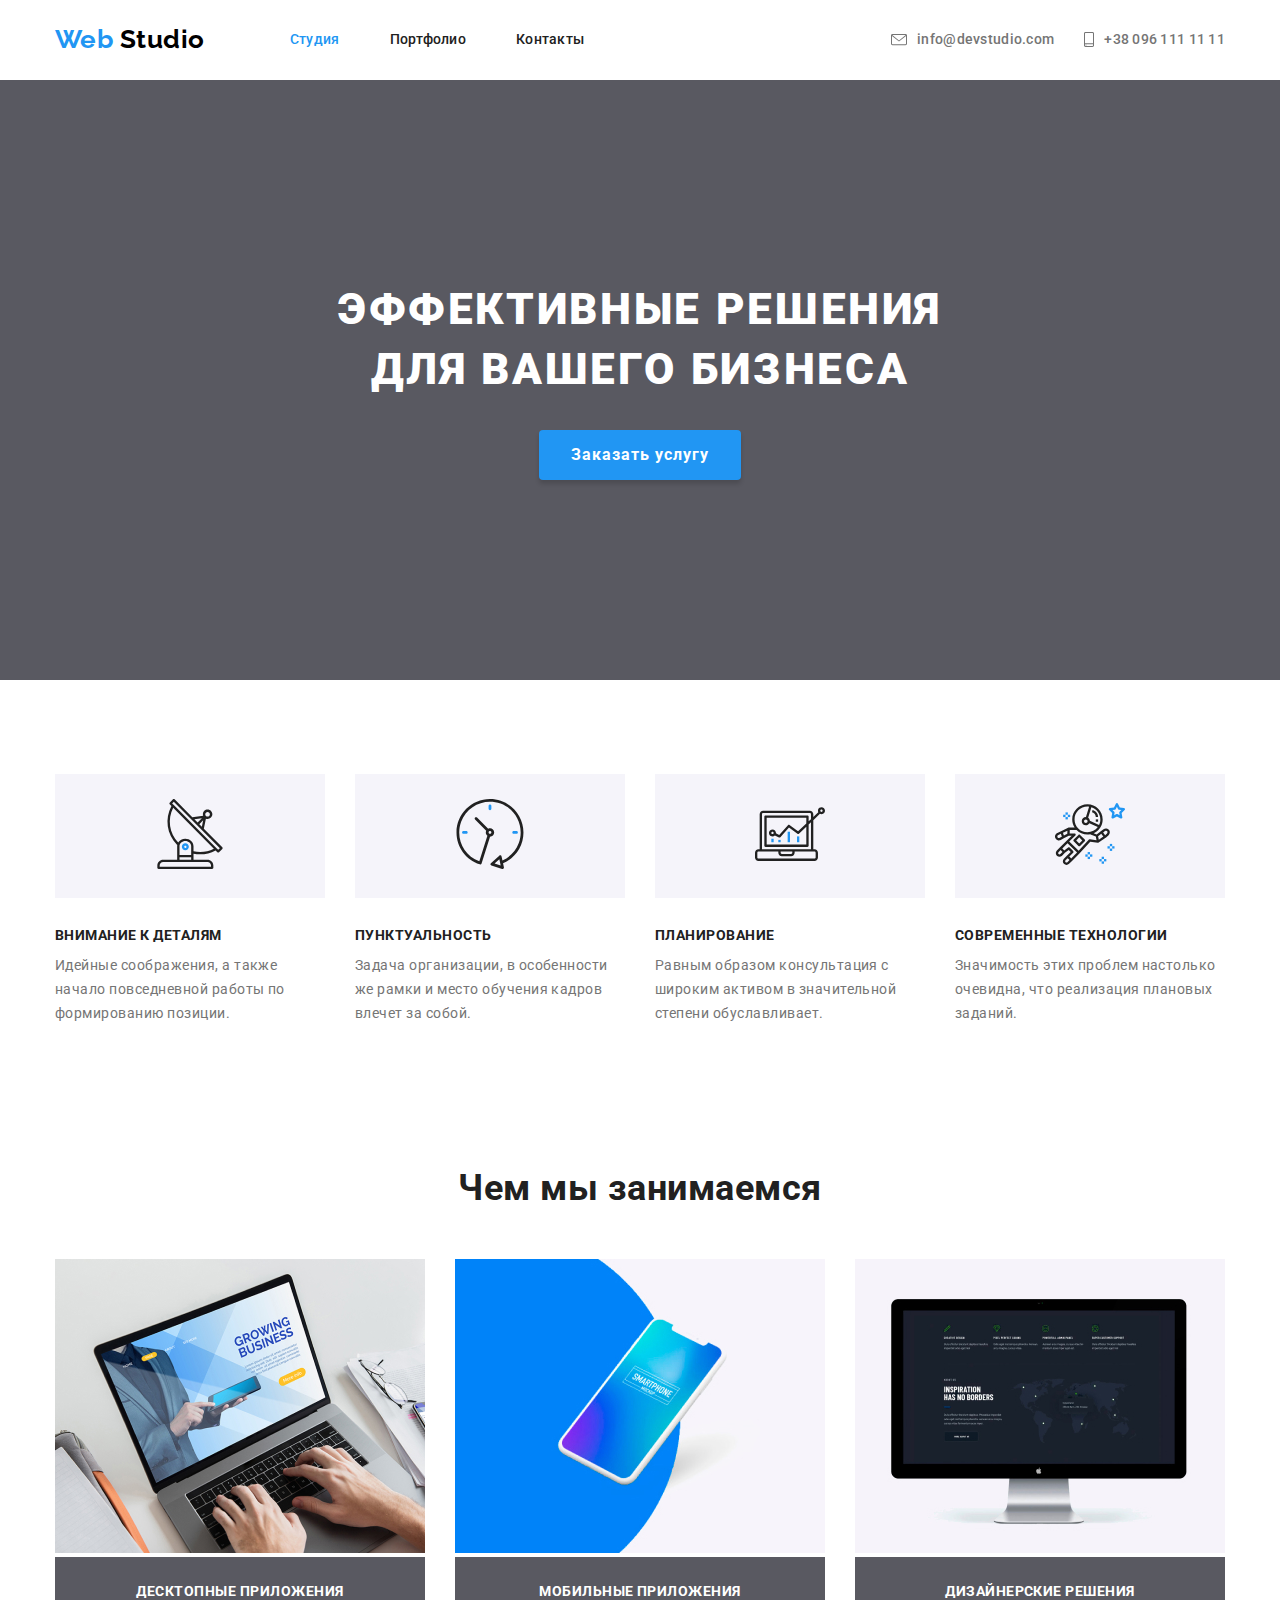
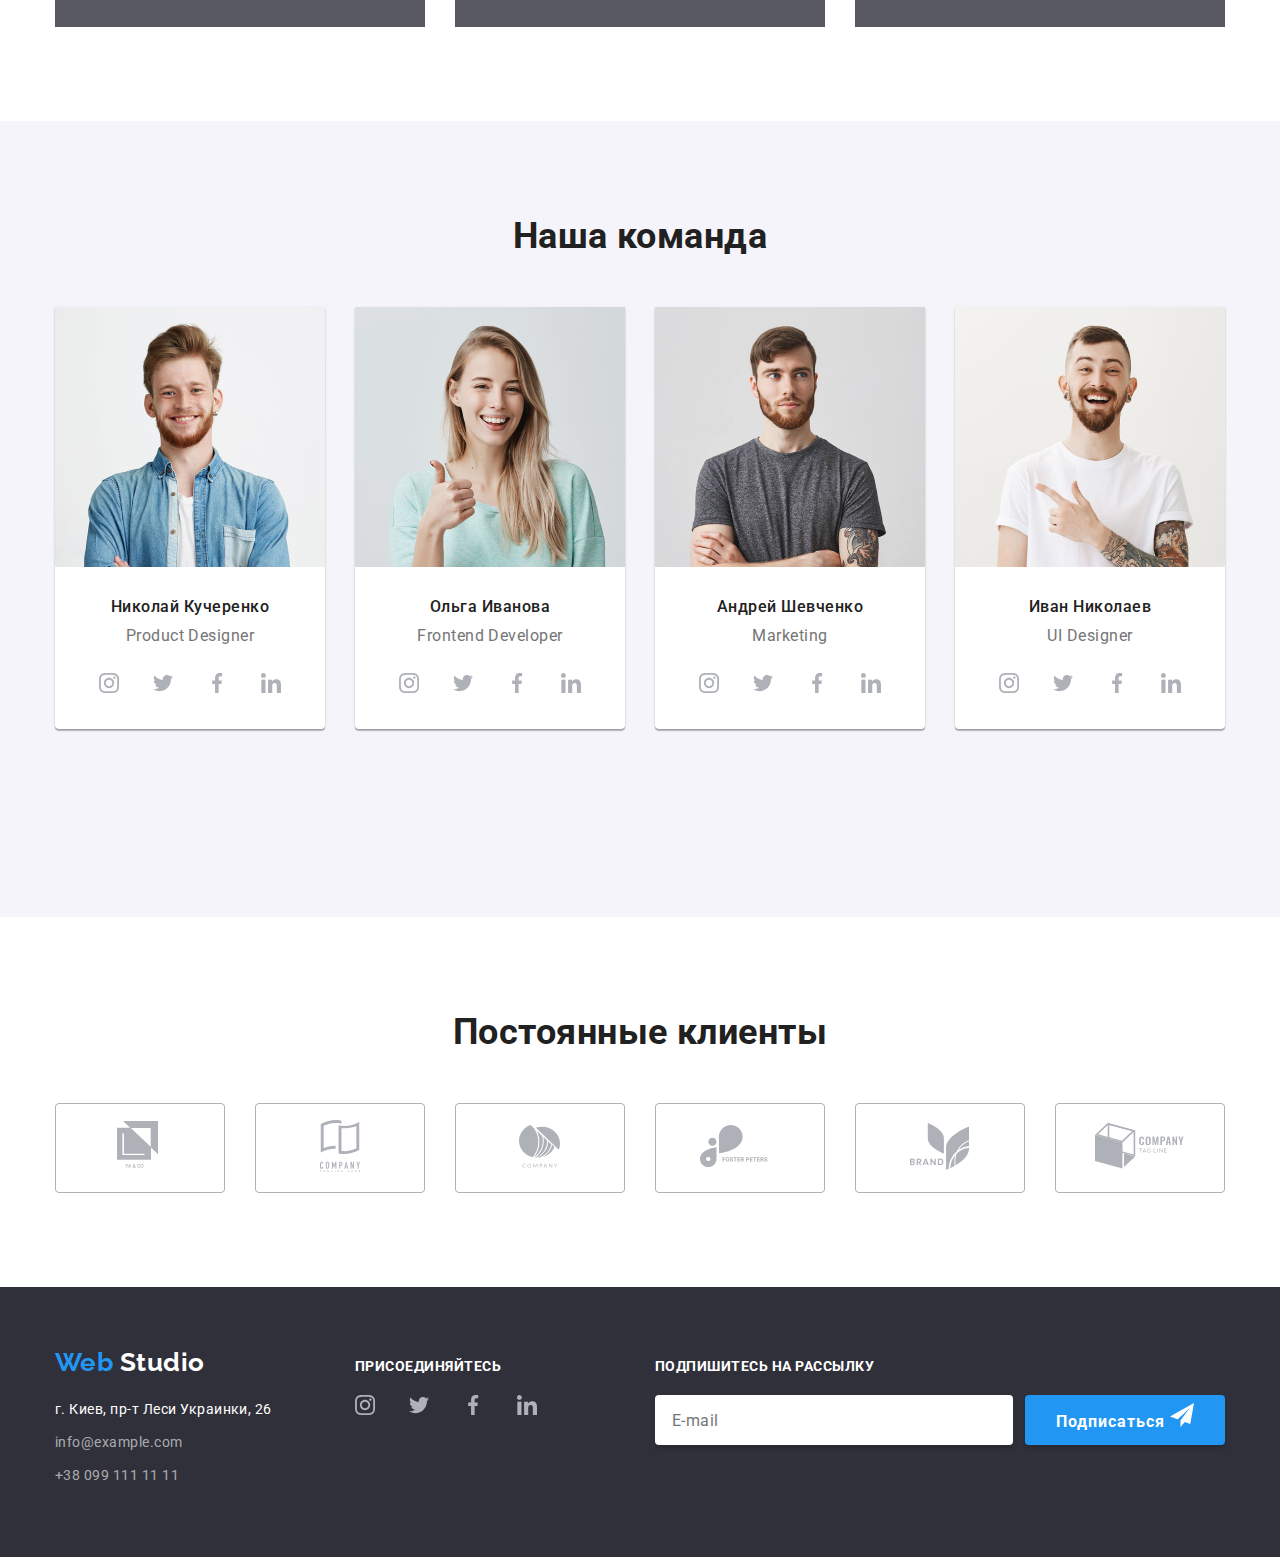
<file: index.html>
<!DOCTYPE html>
<html lang="ru">
  <head>
    <meta charset="UTF-8" />
    <meta name="viewport" content="width=device-width, initial-scale=1.0" />
    <title lang="en">WebStudio</title>
    <link rel="stylesheet" href="./css/normalize.css" />
    <link rel="stylesheet" href="./css/style.css" />
    <link
      href="https://fonts.googleapis.com/css2?family=Raleway:wght@700&family=Roboto:wght@400;500;700&display=swap"
      rel="stylesheet"
    />
  </head>
  <body>
    <!--Шапка страницы-->
    <header class="header">
      <div class="container">
        <!--Меню навигации-->
        <nav class="main-navigation">
          <ul class="main-navigation-list">
            <li class="main-navigation-item">
              <a
                class="logo link"
                href=""
                aria-label="Логотип компании"
                lang="en"
              >
                <span class="logo-accent">Web</span> Studio
              </a>
            </li>
            <li class="main-navigation-item">
              <a
                class="main-navigation-link link current"
                href="./index.html"
                aria-label="Студия"
                >Студия</a
              >
            </li>
            <li class="main-navigation-item">
              <a
                class="main-navigation-link link"
                href="./portfolio.html"
                aria-label="Портфолио"
                >Портфолио</a
              >
            </li>
            <li class="main-navigation-item">
              <a class="main-navigation-link link" href="" aria-label="Контакты"
                >Контакты</a
              >
            </li>
          </ul>
        </nav>

        <!--Контакты-->
        <ul class="contacts-list">
          <li class="contacts-item">
            <a
              class="contacts-link link"
              href="mailto:info@devstudio.com"
              aria-label="Электронная почта"
            >
              <img
                class="contacts-icon"
                src="./images/header/envelope.svg"
                alt="Иконка электронной почты"
                width="16"
                height="12"
              />
              info@devstudio.com
            </a>
          </li>
          <li class="contacts-item">
            <a
              class="contacts-link link"
              href="tel:+380961111111"
              aria-label="Телефон"
            >
              <img
                class="contacts-icon"
                src="./images/header/smartphone.svg"
                alt="Иконка смартфона"
                width="10"
                height="15"
              />
              +38 096 111 11 11
            </a>
          </li>
        </ul>
      </div>
    </header>

    <!--Основной контент-->
    <main class="main">
      <!--HERO section-->
      <section class="hero">
        <h1 class="hero-title">Эффективные решения <br />для вашего бизнеса</h1>
        <button class="button-submit" type="submit">Заказать услугу</button>
        <!-- <div class="layout"></div> -->
      </section>

      <!--Особенности-->
      <section class="features">
        <div class="container">
          <h2 class="section-title features" hidden>Наши особенности</h2>
          <ul class="features-list">
            <!--Особенность-1-->
            <li class="features-item">
              <div class="img">
                <img
                  class="features-img"
                  src="./images/studio/features/antenna.svg"
                  alt="Иконка антена"
                  width="70"
                  height="70"
                />
              </div>
              <h3 class="features-title">Внимание к деталям</h3>
              <p class="features-description">
                Идейные соображения, а также начало повседневной работы по
                формированию позиции.
              </p>
            </li>

            <!--Особенность-2-->
            <li class="features-item">
              <div class="img">
                <img
                  class="features-img"
                  src="./images/studio/features/clock.svg"
                  alt="Иконка часы"
                  width="70"
                  height="70"
                />
              </div>
              <h3 class="features-title">Пунктуальность</h3>
              <p class="features-description">
                Задача организации, в особенности же рамки и место обучения
                кадров влечет за собой.
              </p>
            </li>

            <!--Особенность-3-->
            <li class="features-item">
              <div class="img">
                <img
                  class="features-img"
                  src="./images/studio/features/diagram.svg"
                  alt="Иконка диаграмма"
                  width="70"
                  height="70"
                />
              </div>
              <h3 class="features-title">Планирование</h3>
              <p class="features-description">
                Равным образом консультация с широким активом в значительной
                степени обуславливает.
              </p>
            </li>

            <!--Особенность-4-->
            <li class="features-item">
              <div class="img">
                <img
                  class="features-img"
                  src="./images/studio/features/astronaut.svg"
                  alt="Иконка астронавт"
                  width="70"
                  height="70"
                />
              </div>
              <h3 class="features-title">Современные технологии</h3>
              <p class="features-description">
                Значимость этих проблем настолько очевидна, что реализация
                плановых заданий.
              </p>
            </li>
          </ul>
        </div>
      </section>

      <!--Чем занимаемся-->
      <section class="activities">
        <div class="container">
          <h2 class="section-title activities">Чем мы занимаемся</h2>
          <ul class="activities-list">
            <li class="activities-item">
              <img
                class="activities-img"
                src="./images/studio/activities/desktop.jpg"
                alt="Десктопные приложения"
                width="370"
                height="294"
              />
              <h3 class="activities-title">Десктопные приложения</h3>
            </li>
            <li class="activities-item">
              <img
                class="activities-img"
                src="./images/studio/activities/mobile.jpg"
                alt="Мобильные приложения"
                width="370"
                height="294"
              />
              <h3 class="activities-title">Мобильные приложения</h3>
            </li>
            <li class="activities-item">
              <img
                class="activities-img"
                src="./images/studio/activities/desighn.jpg"
                alt="Дизайнерские решения"
                width="370"
                height="294"
              />
              <h3 class="activities-title">Дизайнерские решения</h3>
            </li>
          </ul>
        </div>
      </section>

      <!--Команда-->
      <section class="team">
        <div class="container">
          <h2 class="section-title team">Наша команда</h2>
          <ul class="team-list">
            <!--Николай Кучеренко-->
            <li class="team-item">
              <img
                class="team-photo"
                src="./images/studio/teams/kucherenko.jpg"
                alt="Фото Николая Кучеренко"
                width="270"
                height="260"
              />
              <h3 class="team-name">Николай Кучеренко</h3>
              <p class="team-position" lang="en">Product Designer</p>
              <!--Социальные сети-->
              <ul class="socials-list">
                <!--Instagram-->
                <li class="socials-item">
                  <a
                    class="socials-link link"
                    href="https://www.instagram.com/"
                    target="_blank"
                    aria-label="иконка Инстаграм"
                  >
                    <img
                      class="socials-icon"
                      src="./images/social_links/instagram2.svg"
                      alt="Иконка Инстаграмм"
                      width="20"
                      height="20"
                    />
                  </a>
                </li>
                <!--Twitter-->
                <li class="socials-item">
                  <a
                    class="socials-link link"
                    href="https://twitter.com/"
                    target="_blank"
                    aria-label="иконка Твитера"
                  >
                    <img
                      class="socials-icon"
                      src="./images/social_links/twitter1.svg"
                      alt="Иконка Твиттер"
                      width="20"
                      height="20"
                    />
                  </a>
                </li>
                <!--Facebook-->
                <li class="socials-item">
                  <a
                    class="socials-link link"
                    href="https://www.facebook.com/"
                    target="_blank"
                    aria-label="иконка Фейсбука"
                  >
                    <img
                      class="socials-icon"
                      src="./images/social_links/facebook1.svg"
                      alt="Иконка Фейсбук"
                      width="20"
                      height="20"
                    />
                  </a>
                </li>
                <!--Linkedin-->
                <li class="socials-item">
                  <a
                    class="socials-link link"
                    href="https://www.linkedin.com/"
                    target="_blank"
                    aria-label="иконка Линкедин"
                  >
                    <img
                      class="socials-icon"
                      src="./images/social_links/linkedin1.svg"
                      alt="Иконка Линкедин"
                      width="20"
                      height="20"
                    />
                  </a>
                </li>
              </ul>
            </li>

            <!--Ольга Иванова-->
            <li class="team-item">
              <img
                class="team-photo"
                src="./images/studio/teams/ivanova.jpg"
                alt="Фото Ольги Ивановой"
                width="270"
                height="260"
              />
              <h3 class="team-name">Ольга Иванова</h3>
              <p class="team-position" lang="en">Frontend Developer</p>
              <!--Социальные сети-->
              <ul class="socials-list">
                <!--Instagram-->
                <li class="socials-item">
                  <a
                    class="socials-link link"
                    href="https://www.instagram.com/"
                    target="_blank"
                    aria-label="иконка Инстаграм"
                  >
                    <img
                      class="socials-icon"
                      src="./images/social_links/instagram2.svg"
                      alt="Иконка Инстаграмм"
                      width="20"
                      height="20"
                    />
                  </a>
                </li>
                <!--Twitter-->
                <li class="socials-item">
                  <a
                    class="socials-link link"
                    href="https://twitter.com/"
                    target="_blank"
                    aria-label="иконка Твитера"
                  >
                    <img
                      class="socials-icon"
                      src="./images/social_links/twitter1.svg"
                      alt="Иконка Твиттер"
                      width="20"
                      height="20"
                    />
                  </a>
                </li>
                <!--Facebook-->
                <li class="socials-item">
                  <a
                    class="socials-link link"
                    href="https://www.facebook.com/"
                    target="_blank"
                    aria-label="иконка Фейсбука"
                  >
                    <img
                      class="socials-icon"
                      src="./images/social_links/facebook1.svg"
                      alt="Иконка Фейсбук"
                      width="20"
                      height="20"
                    />
                  </a>
                </li>
                <!--Linkedin-->
                <li class="socials-item">
                  <a
                    class="socials-link link"
                    href="https://www.linkedin.com/"
                    target="_blank"
                    aria-label="иконка Линкедин"
                  >
                    <img
                      src="./images/social_links/linkedin1.svg"
                      alt="Иконка Линкедин"
                      width="20"
                      height="20"
                    />
                  </a>
                </li>
              </ul>
            </li>

            <!--Андрей Шевченко-->
            <li class="team-item">
              <img
                class="team-photo"
                src="./images/studio/teams/shevchenko.jpg"
                alt="Фото Андрея Шевченко"
                width="270"
                height="260"
              />
              <h3 class="team-name">Андрей Шевченко</h3>
              <p class="team-position" lang="en">Marketing</p>
              <!--Социальные сети-->
              <ul class="socials-list">
                <!--Instagram-->
                <li class="socials-item">
                  <a
                    class="socials-link link"
                    href="https://www.instagram.com/"
                    target="_blank"
                    aria-label="иконка Инстаграм"
                  >
                    <img
                      class="socials-icon"
                      src="./images/social_links/instagram2.svg"
                      alt="Иконка Инстаграмм"
                      width="20"
                      height="20"
                    />
                  </a>
                </li>
                <!--Twitter-->
                <li class="socials-item">
                  <a
                    class="socials-link link"
                    href="https://twitter.com/"
                    target="_blank"
                    aria-label="иконка Твитера"
                  >
                    <img
                      class="socials-icon"
                      src="./images/social_links/twitter1.svg"
                      alt="Иконка Твиттер"
                      width="20"
                      height="20"
                    />
                  </a>
                </li>
                <!--Facebook-->
                <li class="socials-item">
                  <a
                    class="socials-link link"
                    href="https://www.facebook.com/"
                    target="_blank"
                    aria-label="иконка Фейсбука"
                  >
                    <img
                      class="socials-icon"
                      src="./images/social_links/facebook1.svg"
                      alt="Иконка Фейсбук"
                      width="20"
                      height="20"
                    />
                  </a>
                </li>
                <!--Linkedin-->
                <li class="socials-item">
                  <a
                    class="socials-link link"
                    href="https://www.linkedin.com/"
                    target="_blank"
                    aria-label="иконка Линкедин"
                  >
                    <img
                      class="socials-icon"
                      src="./images/social_links/linkedin1.svg"
                      alt="Иконка Линкедин"
                      width="20"
                      height="20"
                    />
                  </a>
                </li>
              </ul>
            </li>

            <!--Иван Николаев-->
            <li class="team-item">
              <img
                class="team-photo"
                src="./images/studio/teams/nikolaev.jpg"
                alt="Фото Ивана Николаева"
                width="270"
                height="260"
              />
              <h3 class="team-name">Иван Николаев</h3>
              <p class="team-position" lang="en">UI Designer</p>
              <!--Социальные сети-->
              <ul class="socials-list">
                <!--Instagram-->
                <li class="socials-item">
                  <a
                    class="socials-link link"
                    href="https://www.instagram.com/"
                    target="_blank"
                    aria-label="иконка Инстаграм"
                  >
                    <img
                      class="socials-icon"
                      src="./images/social_links/instagram2.svg"
                      alt="Иконка Инстаграмм"
                      width="20"
                      height="20"
                    />
                  </a>
                </li>
                <!--Twitter-->
                <li class="socials-item">
                  <a
                    class="socials-link link"
                    href="https://twitter.com/"
                    target="_blank"
                    aria-label="иконка Твитера"
                  >
                    <img
                      class="socials-icon"
                      src="./images/social_links/twitter1.svg"
                      alt="Иконка Твиттер"
                      width="20"
                      height="20"
                    />
                  </a>
                </li>
                <!--Facebook-->
                <li class="socials-item">
                  <a
                    class="socials-link link"
                    href="https://www.facebook.com/"
                    target="_blank"
                    aria-label="иконка Фейсбука"
                  >
                    <img
                      class="socials-icon"
                      src="./images/social_links/facebook1.svg"
                      alt="Иконка Фейсбук"
                      width="20"
                      height="20"
                    />
                  </a>
                </li>
                <!--Linkedin-->
                <li class="socials-item">
                  <a
                    class="socials-link link"
                    href="https://www.linkedin.com/"
                    target="_blank"
                    aria-label="иконка Линкедин"
                  >
                    <img
                      class="socials-icon"
                      src="./images/social_links/linkedin1.svg"
                      alt="Иконка Линкедин"
                      width="20"
                      height="20"
                    />
                  </a>
                </li>
              </ul>
            </li>
          </ul>
        </div>
      </section>

      <!--Клиенты-->
      <section class="clients">
        <div class="container">
          <h2 class="section-title clients">Постоянные клиенты</h2>
          <ul class="clients-list">
            <!--Клиент 1-->
            <li class="clients-item">
              <a
                class="clients-link link"
                href=""
                target="_blank"
                aria-label="Логтип клиента 1"
              >
                <img
                  class="clients-icon"
                  src="./images/studio/clients/client1.svg"
                  alt="Иконка Клиент 1"
                  width="45"
                  height="50"
                />
              </a>
            </li>

            <!--Клиент 2-->
            <li class="clients-item">
              <a
                class="clients-link link"
                href=""
                target="_blank"
                aria-label="Логтип клиента 2"
              >
                <img
                  class="clients-icon"
                  src="./images/studio/clients/client2.svg"
                  alt="Иконка Клиент 2"
                  width="40"
                  height="52"
                />
              </a>
            </li>

            <!--Клиент 3-->
            <li class="clients-item">
              <a
                class="clients-link link"
                href=""
                target="_blank"
                aria-label="Логтип клиента 3"
              >
                <img
                  class="clients-icon"
                  src="./images/studio/clients/client3.svg"
                  alt="Иконка Клиент 3"
                  width="41"
                  height="43"
                />
              </a>
            </li>

            <!--Клиент 4-->
            <li class="clients-item">
              <a
                class="clients-link link"
                href=""
                target="_blank"
                aria-label="Логтип клиента 4"
              >
                <img
                  class="clients-icon"
                  src="./images/studio/clients/client4.svg"
                  alt="Иконка Клиент 4"
                  width="80"
                  height="43"
                />
              </a>
            </li>

            <!--Клиент 5-->
            <li class="clients-item">
              <a
                class="clients-link link"
                href=""
                target="_blank"
                aria-label="Логтип клиента 5"
              >
                <img
                  class="clients-icon"
                  src="./images/studio/clients/client5.svg"
                  alt="Иконка Клиент 5"
                  width="59"
                  height="47"
                />
              </a>
            </li>

            <!--Клиент 6-->
            <li class="clients-item">
              <a
                class="clients-link link"
                href=""
                target="_blank"
                aria-label="Логтип клиента 6"
              >
                <img
                  class="clients-icon"
                  src="./images/studio/clients/client6.svg"
                  alt="Иконка Клиент 6"
                  width="89"
                  height="46"
                />
              </a>
            </li>
          </ul>
        </div>
      </section>
    </main>

    <!--Подвал-->
    <footer>
      <div class="container">
        <!--Контакты-->
        <div class="contacts">
          <!--Логотип компании-->
          <a class="logo link" href="" aria-label="Логотип компании" lang="en">
            <span class="logo-accent">Web</span> Studio
          </a>
          <!--Адрес-->
          <address class="address">
            <ul class="address-list">
              <li class="address-item">
                <a
                  class="address-link link"
                  href="https://goo.gl/maps/VZnnpeTTiLf12hE79"
                  target="_blank"
                  aria-label="Сылка на адресс"
                  >г. Киев, пр-т Леси Украинки, 26
                </a>
              </li>
              <li class="address-item">
                <a
                  class="contact-link link"
                  href="mailto:info@example.com"
                  aria-label="Электронная почта"
                  >info@example.com</a
                >
              </li>
              <li class="address-item">
                <a
                  class="contact-link link"
                  href="tel:+380991111111"
                  aria-label="Телефон"
                  >+38 099 111 11 11</a
                >
              </li>
            </ul>
          </address>
        </div>

        <!--Присоединейтесь-->
        <div class="join">
          <b class="join-action">Присоединяйтесь</b>

          <!--Социальные сети-->
          <ul class="join-socials-list">
            <!--Instagram-->
            <li class="join-socials-item">
              <a
                class="join-socials-link link"
                href="https://www.instagram.com/"
                target="_blank"
                aria-label="иконка Инстаграм"
              >
                <img
                  class="join-socials-icon"
                  src="./images/social_links/instagram2.svg"
                  alt="Иконка Инстаграмм"
                  width="20"
                  height="20"
                />
              </a>
            </li>
            <!--Twitter-->
            <li class="join-socials-item">
              <a
                class="join-socials-link link"
                href="https://twitter.com/"
                target="_blank"
                aria-label="иконка Твитера"
              >
                <img
                  class="join-socials-icon"
                  src="./images/social_links/twitter1.svg"
                  alt="Иконка Твиттер"
                  width="20"
                  height="20"
                />
              </a>
            </li>
            <!--Facebook-->
            <li class="join-socials-item">
              <a
                class="join-socials-link link"
                href="https://www.facebook.com/"
                target="_blank"
                aria-label="иконка Фейсбука"
              >
                <img
                  class="join-socials-icon"
                  src="./images/social_links/facebook1.svg"
                  alt="Иконка Фейсбук"
                  width="20"
                  height="20"
                />
              </a>
            </li>
            <!--Linkedin-->
            <li class="join-socials-item">
              <a
                class="join-socials-link link"
                href="https://www.linkedin.com/"
                target="_blank"
                aria-label="иконка Линкедин"
              >
                <img
                  class="join-socials-icon"
                  src="./images/social_links/linkedin1.svg"
                  alt="Иконка Линкедин"
                  width="20"
                  height="20"
                />
              </a>
            </li>
          </ul>
        </div>

        <!--Подпишитесь на рассылку-->
        <div class="subscribe">
          <b class="subscribe-action">Подпишитесь на рассылку</b>
          <form
            class="subscribe-form"
            action="https://docs.google.com/spreadsheets/"
            method="post"
          >
            <label>
              <input
                class="subscribe-input"
                type="email"
                name="email"
                placeholder="E-mail"
              />
            </label>
            <button class="button-submit" type="submit">
              Подписаться
              <img
                class="subscribe-icon"
                src="./images/footer/icon_send.png"
                alt="Иконка отправить"
              />
            </button>
          </form>
        </div>
      </div>
    </footer>
  </body>
</html>
</file>
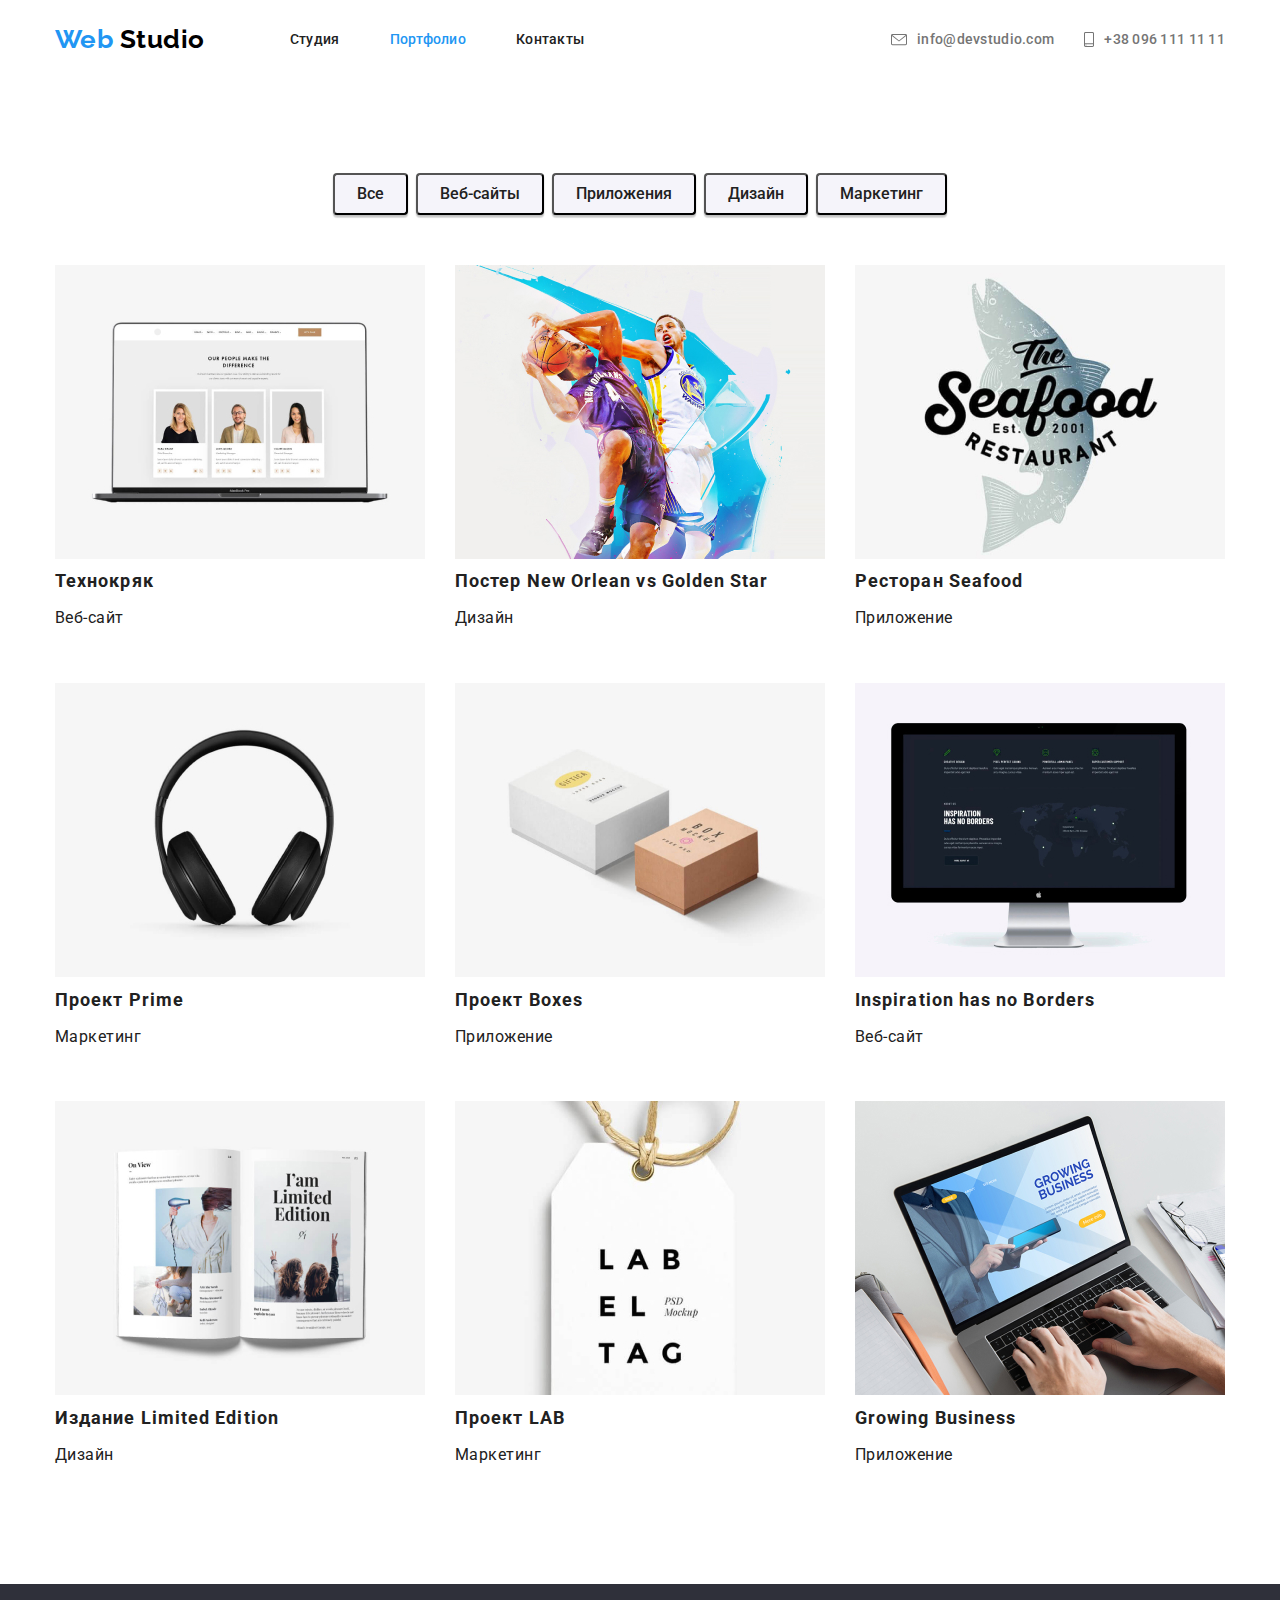
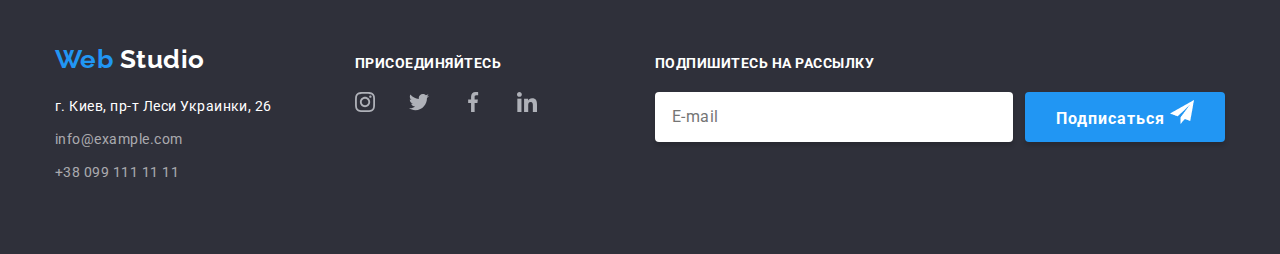
<file: portfolio.html>
<!DOCTYPE html>
<html lang="ru">
  <head>
    <meta charset="UTF-8" />
    <meta name="viewport" content="width=device-width, initial-scale=1.0" />
    <title lang="en">Portfolio</title>
    <link rel="stylesheet" href="./css/normalize.css" />
    <link rel="stylesheet" href="./css/style.css" />
    <link
      href="https://fonts.googleapis.com/css2?family=Raleway:wght@700&family=Roboto:wght@400;500;700&display=swap"
      rel="stylesheet"
    />
  </head>
  <body>
    <!--Шапка страницы-->
    <header class="header">
      <div class="container">
        <!--Меню навигации-->
        <nav class="main-navigation">
          <ul class="main-navigation-list">
            <li class="main-navigation-item">
              <a
                class="logo link"
                href=""
                aria-label="Логотип компании"
                lang="en"
              >
                <span class="logo-accent">Web</span> Studio
              </a>
            </li>
            <li class="main-navigation-item">
              <a
                class="main-navigation-link link"
                href="./index.html"
                aria-label="Студия"
                >Студия</a
              >
            </li>
            <li class="main-navigation-item">
              <a
                class="main-navigation-link link current"
                href="./portfolio.html"
                aria-label="Портфолио"
                >Портфолио</a
              >
            </li>
            <li class="main-navigation-item">
              <a class="main-navigation-link link" href="" aria-label="Контакты"
                >Контакты</a
              >
            </li>
          </ul>
        </nav>

        <!--Контакты-->
        <ul class="contacts-list">
          <li class="contacts-item">
            <a
              class="contacts-link link"
              href="mailto:info@devstudio.com"
              aria-label="Электронная почта"
            >
              <img
                class="contacts-icon"
                src="./images/header/envelope.svg"
                alt="Иконка электронной почты"
                width="16"
                height="12"
              />
              info@devstudio.com
            </a>
          </li>
          <li class="contacts-item">
            <a
              class="contacts-link link"
              href="tel:+380961111111"
              aria-label="Телефон"
            >
              <img
                class="contacts-icon"
                src="./images/header/smartphone.svg"
                alt="Иконка смартфона"
                width="10"
                height="15"
              />
              +38 096 111 11 11
            </a>
          </li>
        </ul>
      </div>
    </header>

    <!--Основной контент-->
    <main class="main">
      <section class="works">
        <h1 class="works-title" hidden>Наши работы</h1>
        <!--Фильтры портфолио-->
        <nav class="filter">
          <ul class="filter-list">
            <li class="filter-item">
              <button
                class="filter-button"
                type="button"
                aria-label="Фильтр Все"
              >
                Все
              </button>
            </li>
            <li class="filter-item">
              <button
                class="filter-button"
                type="button"
                aria-label=" Фильтр Веб-сайты"
              >
                Веб-сайты
              </button>
            </li>
            <li class="filter-item">
              <button
                class="filter-button"
                type="button"
                aria-label="Фильтр Приложения"
              >
                Приложения
              </button>
            </li>
            <li class="filter-item">
              <button
                class="filter-button"
                type="button"
                aria-label="Фильтр Дизайн"
              >
                Дизайн
              </button>
            </li>
            <li class="filter-item">
              <button
                class="filter-button"
                type="button"
                aria-label="Фильтр Маркетинг"
              >
                Маркетинг
              </button>
            </li>
          </ul>
        </nav>

        <!--Проекты-->
        <div class="container">
          <ul class="projects-list">
            <li class="projects-item">
              <a
                class="projects-link link"
                href=""
                aria-label="Ссылка на проект Технокряк"
              >
                <img
                  class="projects-img"
                  src="./images/portfolio/project_1.jpg"
                  alt="Технокряк"
                  width="370"
                  height="294"
                />
                <h2 class="projects-title">Технокряк</h2>
                <p class="projects-type">Веб-сайт</p>
                <p class="projects-description">
                  Технокряк это современная площадка распространения
                  коронавируса. Компании используют эту платформу для цифрового
                  шпионажа и атак на защищённые сервера конкурентов. Веб-сайт
                </p>
              </a>
            </li>
            <li class="projects-item">
              <a
                class="projects-link link"
                href=""
                aria-label="Ссылка на Постер New Orlean vs Golden Star"
              >
                <img
                  class="projects-img"
                  src="./images/portfolio/project_2.jpg"
                  alt="Постер New Orlean vs Golden Star"
                  width="370"
                  height="294"
                />
                <h2 class="projects-title">
                  Постер <span lang="en">New Orlean vs Golden Star</span>
                </h2>
                <p class="projects-type">Дизайн</p>
                <p class="projects-description">
                  Lorem ipsum dolor, sit amet consectetur adipisicing elit.
                  Temporibus voluptas, nostrum optio ad nobis dolor ipsa
                  necessitatibus non id velit? Repellat doloremque vel autem id
                  ullam fugit. Consequatur cum ipsa ratione nihil delectus
                  excepturi placeat obcaecati? Nulla aperiam sint perferendis
                  harum sed cumque mollitia aliquam optio, molestiae reiciendis,
                  adipisci quibusdam?
                </p>
              </a>
            </li>
            <li class="projects-item">
              <a
                class="projects-link link"
                href=""
                aria-label="Ссылка на Ресторан Seafood"
              >
                <img
                  class="projects-img"
                  src="./images/portfolio/project_3.jpg"
                  alt="Ресторан Seafood"
                  width="370"
                  height="294"
                />
                <h2 class="projects-title">
                  Ресторан <span lang="en">Seafood</span>
                </h2>
                <p class="projects-type">Приложение</p>
                <p class="projects-description">
                  Lorem ipsum dolor, sit amet consectetur adipisicing elit.
                  Temporibus voluptas, nostrum optio ad nobis dolor ipsa
                  necessitatibus non id velit? Repellat doloremque vel autem id
                  ullam fugit. Consequatur cum ipsa ratione nihil delectus
                  excepturi placeat obcaecati? Nulla aperiam sint perferendis
                  harum sed cumque mollitia aliquam optio, molestiae reiciendis,
                  adipisci quibusdam?
                </p>
              </a>
            </li>
            <li class="projects-item">
              <a
                class="projects-link link"
                href=""
                aria-label="Ссылка на Проект Prime"
              >
                <img
                  class="projects-img"
                  src="./images/portfolio/project_4.jpg"
                  alt="Проект Prime"
                  width="370"
                  height="294"
                />
                <h2 class="projects-title">
                  Проект <span lang="en">Prime</span>
                </h2>
                <p class="projects-type">Маркетинг</p>
                <p class="projects-description">
                  Lorem ipsum dolor, sit amet consectetur adipisicing elit.
                  Temporibus voluptas, nostrum optio ad nobis dolor ipsa
                  necessitatibus non id velit? Repellat doloremque vel autem id
                  ullam fugit. Consequatur cum ipsa ratione nihil delectus
                  excepturi placeat obcaecati? Nulla aperiam sint perferendis
                  harum sed cumque mollitia aliquam optio, molestiae reiciendis,
                  adipisci quibusdam?
                </p>
              </a>
            </li>
            <li class="projects-item">
              <a
                class="projects-link link"
                href=""
                aria-label="Ссылка на Проект Boxes"
              >
                <img
                  class="projects-img"
                  src="./images/portfolio/project_5.jpg"
                  alt="Проект Boxes"
                  width="370"
                  height="294"
                />
                <h2 class="projects-title">
                  Проект <span lang="en">Boxes</span>
                </h2>
                <p class="projects-type">Приложение</p>
                <p class="projects-description">
                  Lorem ipsum dolor, sit amet consectetur adipisicing elit.
                  Temporibus voluptas, nostrum optio ad nobis dolor ipsa
                  necessitatibus non id velit? Repellat doloremque vel autem id
                  ullam fugit. Consequatur cum ipsa ratione nihil delectus
                  excepturi placeat obcaecati? Nulla aperiam sint perferendis
                  harum sed cumque mollitia aliquam optio, molestiae reiciendis,
                  adipisci quibusdam?
                </p>
              </a>
            </li>
            <li class="projects-item">
              <a
                class="projects-link link"
                href=""
                aria-label="ссылка на проект Inspiration has no Borders"
              >
                <img
                  class="projects-img"
                  src="./images/portfolio/project_6.jpg"
                  alt="Inspiration has no Borders"
                  width="370"
                  height="294"
                />
                <h2 class="projects-title" lang="en">
                  Inspiration has no Borders
                </h2>
                <p class="projects-type">Веб-сайт</p>
                <p class="projects-description">
                  Lorem ipsum dolor, sit amet consectetur adipisicing elit.
                  Temporibus voluptas, nostrum optio ad nobis dolor ipsa
                  necessitatibus non id velit? Repellat doloremque vel autem id
                  ullam fugit. Consequatur cum ipsa ratione nihil delectus
                  excepturi placeat obcaecati? Nulla aperiam sint perferendis
                  harum sed cumque mollitia aliquam optio, molestiae reiciendis,
                  adipisci quibusdam?
                </p>
              </a>
            </li>
            <li class="projects-item">
              <a
                class="projects-link link"
                href=""
                aria-label="Сылка на проект Издание Limited Edition"
              >
                <img
                  class="projects-img"
                  src="./images/portfolio/project_7.jpg"
                  alt="Издание Limited Edition"
                  width="370"
                  height="294"
                />
                <h2 class="projects-title">
                  Издание <span lang="en">Limited Edition</span>
                </h2>
                <p class="projects-type">Дизайн</p>
                <p class="projects-description">
                  Lorem ipsum dolor, sit amet consectetur adipisicing elit.
                  Temporibus voluptas, nostrum optio ad nobis dolor ipsa
                  necessitatibus non id velit? Repellat doloremque vel autem id
                  ullam fugit. Consequatur cum ipsa ratione nihil delectus
                  excepturi placeat obcaecati? Nulla aperiam sint perferendis
                  harum sed cumque mollitia aliquam optio, molestiae reiciendis,
                  adipisci quibusdam?
                </p>
              </a>
            </li>
            <li class="projects-item">
              <a
                class="projects-link link"
                href=""
                aria-label="Ссылка на проект Проект LAB"
              >
                <img
                  class="projects-img"
                  src="./images/portfolio/project_8.jpg"
                  alt="Проект LAB"
                  width="370"
                  height="294"
                />
                <h2 class="projects-title">
                  Проект <span lang="en">LAB</span>
                </h2>
                <p class="projects-type">Маркетинг</p>
                <p class="projects-description">
                  Lorem ipsum dolor, sit amet consectetur adipisicing elit.
                  Temporibus voluptas, nostrum optio ad nobis dolor ipsa
                  necessitatibus non id velit? Repellat doloremque vel autem id
                  ullam fugit. Consequatur cum ipsa ratione nihil delectus
                  excepturi placeat obcaecati? Nulla aperiam sint perferendis
                  harum sed cumque mollitia aliquam optio, molestiae reiciendis,
                  adipisci quibusdam?
                </p>
              </a>
            </li>
            <li class="projects-item">
              <a
                class="projects-link link"
                href=""
                aria-label="Ссылка на проект Growing Business"
              >
                <img
                  class="projects-img"
                  src="./images/portfolio/project_9.jpg"
                  alt="Growing Business"
                  width="370"
                  height="294"
                />
                <h2 class="projects-title" lang="en">Growing Business</h2>
                <p class="projects-type">Приложение</p>
                <p class="projects-description">
                  Lorem ipsum dolor, sit amet consectetur adipisicing elit.
                  Temporibus voluptas, nostrum optio ad nobis dolor ipsa
                  necessitatibus non id velit? Repellat doloremque vel autem id
                  ullam fugit. Consequatur cum ipsa ratione nihil delectus
                  excepturi placeat obcaecati? Nulla aperiam sint perferendis
                  harum sed cumque mollitia aliquam optio, molestiae reiciendis,
                  adipisci quibusdam?
                </p>
              </a>
            </li>
          </ul>
        </div>
      </section>
    </main>

    <!--Подвал-->
    <footer>
      <div class="container">
        <!--Контакты-->
        <div class="contacts">
          <!--Логотип компании-->
          <a class="logo link" href="" aria-label="Логотип компании" lang="en">
            <span class="logo-accent">Web</span> Studio
          </a>
          <!--Адрес-->
          <address class="address">
            <ul class="address-list">
              <li class="address-item">
                <a
                  class="address-link link"
                  href="https://goo.gl/maps/VZnnpeTTiLf12hE79"
                  target="_blank"
                  aria-label="Сылка на адресс"
                  >г. Киев, пр-т Леси Украинки, 26
                </a>
              </li>
              <li class="address-item">
                <a
                  class="contact-link link"
                  href="mailto:info@example.com"
                  aria-label="Электронная почта"
                  >info@example.com</a
                >
              </li>
              <li class="address-item">
                <a
                  class="contact-link link"
                  href="tel:+380991111111"
                  aria-label="Телефон"
                  >+38 099 111 11 11</a
                >
              </li>
            </ul>
          </address>
        </div>

        <!--Присоединейтесь-->
        <div class="join">
          <b class="join-action">присоединяйтесь</b>

          <!--Социальные сети-->
          <ul class="join-socials-list">
            <!--Instagram-->
            <li class="join-socials-item">
              <a
                class="join-socials-link link"
                href="https://www.instagram.com/"
                target="_blank"
                aria-label="иконка Инстаграм"
              >
                <img
                  class="join-socials-icon"
                  src="./images/social_links/instagram2.svg"
                  alt="Иконка Инстаграмм"
                  width="20"
                  height="20"
                />
              </a>
            </li>
            <!--Twitter-->
            <li class="join-socials-item">
              <a
                class="join-socials-link link"
                href="https://twitter.com/"
                target="_blank"
                aria-label="иконка Твитера"
              >
                <img
                  class="join-socials-icon"
                  src="./images/social_links/twitter1.svg"
                  alt="Иконка Твиттер"
                  width="20"
                  height="20"
                />
              </a>
            </li>
            <!--Facebook-->
            <li class="join-socials-item">
              <a
                class="join-socials-link link"
                href="https://www.facebook.com/"
                target="_blank"
                aria-label="иконка Фейсбука"
              >
                <img
                  class="join-socials-icon"
                  src="./images/social_links/facebook1.svg"
                  alt="Иконка Фейсбук"
                  width="20"
                  height="20"
                />
              </a>
            </li>
            <!--Linkedin-->
            <li class="join-socials-item">
              <a
                class="join-socials-link link"
                href="https://www.linkedin.com/"
                target="_blank"
                aria-label="иконка Линкедин"
              >
                <img
                  class="join-socials-icon"
                  src="./images/social_links/linkedin1.svg"
                  alt="Иконка Линкедин"
                  width="20"
                  height="20"
                />
              </a>
            </li>
          </ul>
        </div>

        <!--Подпишитесь на рассылку-->
        <div class="subscribe">
          <b class="subscribe-action">Подпишитесь на рассылку</b>
          <form
            class="subscribe-form"
            action="https://docs.google.com/spreadsheets/"
            method="post"
          >
            <label>
              <input
                class="subscribe-input"
                type="email"
                name="email"
                placeholder="E-mail"
              />
            </label>
            <button class="button-submit" type="submit">
              Подписаться
              <img
                class="subscribe-icon"
                src="./images/footer/icon_send.png"
                alt="Иконка отправить"
              />
            </button>
          </form>
        </div>
      </div>
    </footer>
  </body>
</html>
</file>
<file: css/style.css>
:root {
  --background-color-main: #ffffff;
  --background-color-team: #f5f4fa;
  --background-color-footer: #2f303a;
  --background-color-socials: rgba(255, 255, 255, 0.1);
  --main-font-family: 'Roboto', sans-serif;
  --logo-font-family: 'Raleway', sans-serif;
  --font-style: normal;
  --letter-spacing-main: 0.03em;
  --letter-spacing-header: 0.02em;
  --letter-spacing-hero-button-submit: 0.06em;
  --text-color-main: #757575;
  --text-color-footer: rgba(255, 255, 255, 0.6);
  --text-color-logo: #000000;
  --title-color-light-theme: #212121;
  --title-color-dark-theme: #ffffff;
  --accent-color: #2196f3;
  --text-color-socials: #afb1b8;
}

html {
  box-sizing: border-box;
}

*,
*::before,
*::after {
  box-sizing: inherit;
  margin: 0;
  padding: 0;
}

body {
  background-color: var(--background-color-main);
  font-family: var(--main-font-family);
  font-style: normal;
  color: var(--text-color-main);
  letter-spacing: var(--letter-spacing-main);
}

/* lists general */
.main-navigation-item,
.contacts-item,
/* lists Studio */
.features-item,
.activities-item,
.team-item,
.socials-item,
.clients-item,
.address-item,
.join-socials-item,
/* lists Portfolio */
.filter-item,
.projects-item {
  list-style: none;
}

/* link general */
.link {
  display: block;
  text-decoration: none;
  color: var(--title-color-light-theme);
}
.address-link {
  display: block;
  text-decoration: none;
  color: var(--title-color-dark-theme);
}
.contact-link {
  display: block;
  text-decoration: none;
  color: var(--text-color-footer);
}

/* Visited */
/* link general */
.link:visited {
  color: var(--title-color-light-theme);
}
.address-link:visited {
  color: var(--title-color-dark-theme);
}
.contact-link:visited {
  color: var(--text-color-footer);
}

/* hover */
/* link general */
.main-navigation-link:hover,
.contacts-link:hover,
.join-socials-link:hover,
/* link Studio */
.socials-link:hover,
.clients-link:hover,
/* link Portfolio */
.filter-link:hover,
.projects-link:hover {
  color: var(--accent-color);
}

/* focus */
.main-navigation-link:focus,
.contacts-link:focus,
.join-socials-link:focus,
/* link Studio */
.socials-link:focus,
.clients-link:focus,
/* link Portfolio */
.projects-link:focus {
  color: var(--accent-color);
}

.container {
  width: 1200px;
  padding-left: 15px;
  padding-right: 15px;
  margin-left: auto;
  margin-right: auto;
}

/* HEADER */
.header .container {
  display: flex;
  justify-content: space-between;
  align-items: center;
}

/* main navigation */
.main-navigation-list {
  display: flex;
}

.main-navigation .current {
  color: var(--accent-color);
}

/* main-navigation-item */
.main-navigation-item:not(:last-child) {
  margin-right: 50px;
}

.main-navigation-item:first-child {
  margin-right: 85px;
}

/* logo */
.logo {
  padding-top: 24px;
  padding-bottom: 25px;
  font-family: var(--logo-font-family);
  color: var(--text-color-logo);
  font-weight: 700;
  font-size: 26px;
  line-height: 1.19;
}
.logo-accent {
  color: var(--accent-color);
}
.logo:visited {
  color: var(--text-color-logo);
}

/* Navigation menu */
header .link:not(.logo) {
  padding-top: 32px;
  padding-bottom: 32px;
  font-weight: 500;
  font-size: 14px;
  line-height: 1.14;
  letter-spacing: var(--letter-spacing-header);
}

/* Contacts */
.contacts-list {
  display: flex;
}

.contacts-item:not(:last-child) {
  margin-right: 30px;
}

.contacts-link {
  display: flex;
  color: var(--text-color-main);
}

.contacts-icon {
  margin-top: auto;
  margin-bottom: auto;
  margin-right: 10px;
}

/* MAIN */
section {
  padding-bottom: 94px;
  padding-top: 94px;
}

/* HERO section */
.hero {
  background-color: rgba(47, 48, 58, 0.8);
  text-align: center;
  padding: 200px 0px;
}

.hero-title {
  margin: 0px 0px 30px;
  font-weight: 900;
  font-size: 44px;
  line-height: 1.36;
  text-align: center;
  letter-spacing: var(--letter-spacing-hero-button-submit);
  text-transform: uppercase;
  color: var(--title-color-dark-theme);
}

.button-submit {
  display: block;
  background-color: var(--accent-color);
  margin-left: auto;
  margin-right: auto;
  padding: 10px 32px;
  box-shadow: 0px 4px 4px rgba(0, 0, 0, 0.15);
  border: 0px solid var(--accent-color);
  border-radius: 4px;
  font-weight: 700;
  font-size: 16px;
  line-height: 1.87;
  text-align: center;
  letter-spacing: var(--letter-spacing-hero-button-submit);
  color: var(--title-color-dark-theme);
}

/* Sections' titles */
.section-title {
  margin-bottom: 50px;
  font-weight: 700;
  font-size: 36px;
  line-height: 1.17;
  text-align: center;
  color: var(--title-color-light-theme);
}

/* Features */
.features {
  padding-bottom: 47px;
}

.features-list {
  display: flex;
}

.features-item {
  width: calc((100% - 3 * 30px) / 4);
}

.features-item:not(:last-child) {
  margin-right: 30px;
}

.img {
  background-color: var(--background-color-team);
  padding: 25px 100px;
  margin-bottom: 30px;
}

.features-item > img {
  display: block;
  margin-right: auto;
  margin-left: auto;
}

.features-title {
  margin-bottom: 10px;
  font-weight: 700;
  font-size: 14px;
  line-height: 1.14;
  text-transform: uppercase;
  color: var(--title-color-light-theme);
}

.features-description {
  font-weight: 400;
  font-size: 14px;
  line-height: 1.71;
}

/* Activities */
.activities {
  padding-top: 47px;
}

.activities-list {
  display: flex;
}

.activities-item {
  width: calc((100% - 2 * 30px) / 3);
}

.activities-item:not(:last-child) {
  margin-right: 30px;
}

.activities-title {
  background-color: rgba(47, 48, 58, 0.8);
  padding-top: 27px;
  padding-bottom: 27px;
  font-weight: bold;
  font-size: 14px;
  line-height: 1.14;
  text-align: center;
  text-transform: uppercase;
  color: var(--title-color-dark-theme);
}

/* Team */
.team {
  background-color: var(--background-color-team);
}

.team-list {
  display: flex;
}

.team-item {
  background-color: var(--background-color-main);
  width: calc((100% - 3 * 30px) / 4);
  margin-bottom: 94px;
  box-shadow: 0px 2px 1px rgba(0, 0, 0, 0.2), 0px 1px 1px rgba(0, 0, 0, 0.14),
    0px 1px 3px rgba(0, 0, 0, 0.12);
  border-radius: 0px 0px 4px 4px;
}

.team-item:not(:last-child) {
  margin-right: 30px;
}

.team-item > img {
  display: block;
  margin-bottom: 30px;
}

.team-name {
  margin-bottom: 10px;
  font-weight: 500;
  font-size: 16px;
  line-height: 1.19;
  color: var(--title-color-light-theme);
  text-align: center;
}

.team-position {
  font-weight: 400;
  font-size: 16px;
  line-height: 1.19;
  text-align: center;
}

.socials-list {
  display: flex;
  margin: 16px 32px 24px;
}

.socials-item {
  width: calc((100% - 3 * 10px) / 4);
  text-align: center;
}

.socials-item:not(:last-child) {
  margin-right: 10px;
}

.socials-item .link {
  height: 44px;
  padding-top: 12px;
  padding-bottom: 12px;
}

/* Clients */
.clients-list {
  display: flex;
  min-width: 1170px;
}

.clients-item {
  background-color: var(--background-color-main);
  display: flex;
  width: calc((100% - 5 * 30px) / 6);
  height: 90px;
  border: 1px solid var(--text-color-socials);
  border-radius: 4px;
  justify-content: center;
  align-items: center;
}

.clients-item:not(:last-child) {
  margin-right: 30px;
}

/* PORTFOLIO */
.works {
  padding-top: 93px;
}

/* Filter navigation */
.filter {
  margin-bottom: 50px;
}

.filter-list {
  display: flex;
  justify-content: center;
  align-items: center;
}

.filter-item:not(:last-child) {
  margin-right: 8px;
}

.filter-button {
  background-color: #f5f4fa;
  padding: 6px 22px;
  box-shadow: 0px 2px 2px rgba(0, 0, 0, 0.12), 0px 1px 2px rgba(0, 0, 0, 0.08),
    0px 3px 1px rgba(0, 0, 0, 0.1);
  border-radius: 4px;
  font-weight: 500;
  font-size: 16px;
  line-height: 1.62;
  text-align: center;
  color: var(--title-color-light-theme);
}

.filter-button:hover {
  background-color: var(--accent-color);
}

/* Projects */

.projects-list {
  display: flex;
  flex-wrap: wrap;
}

.projects-item {
  display: flex;
  width: calc((100% - 2 * 30px) / 3);
  margin-right: 30px;
}
.projects-item:nth-child(3n) {
  margin-right: 0px;
}

.projects-item:nth-child(-n + 6) {
  margin-bottom: 30px;
}

.projects-item > img {
  display: block;
  margin-right: auto;
  margin-left: auto;
  margin-bottom: 20px;
}

.projects-title {
  margin-bottom: 4px;
  font-weight: 700;
  font-size: 18px;
  line-height: 2;
  letter-spacing: var(--letter-spacing-hero-button-submit);
  color: var(--title-color-light-theme);
}

.projects-type {
  margin-bottom: 20px;
  font-weight: 400;
  font-size: 16px;
  line-height: 1.87;
}

.projects-description {
  display: none;
  background-color: rgba(33, 150, 243, 0.9);
  font-weight: 400;
  font-size: 18px;
  line-height: 1.56;
  color: var(--title-color-dark-theme);
}

/* FOOTER */
footer {
  background-color: var(--background-color-footer);
  color: var(--text-color-footer);
}

footer .container {
  display: flex;
  padding-top: 60px;
  padding-bottom: 60px;
  justify-content: space-between;
  align-items: baseline;
}

.contacts {
  width: 231px;
  margin-right: 69px;
}
.contacts > .logo {
  display: block;
  color: var(--title-color-dark-theme);
  width: 231px;
  margin-bottom: 20px;
  padding-top: 0px;
  padding-bottom: 0px;
  text-align: left;
}

.address {
  font-style: normal;
}

.address-item {
  margin-bottom: 9px;
}

.address-link,
.contact-link {
  font-weight: 400;
  font-size: 14px;
  line-height: 1.71;
}

.join {
  margin-right: 94px;
}

.join-socials-list {
  display: flex;
  width: 206px;
  justify-content: space-between;
  align-items: center;
}

.join-socials-item {
  width: calc((100% - 3 * 10px) / 4);
}

.join-socials-item:not(:last-child) {
  margin-right: 10px;
}

.join-action,
.subscribe-action {
  display: block;
  margin-bottom: 20px;
  font-weight: 700;
  font-size: 14px;
  line-height: 1.14;
  text-transform: uppercase;
  color: var(--title-color-dark-theme);
}

.subscribe {
  width: 570px;
}

footer label {
  margin-right: 12px;
}

footer form {
  display: flex;
}

.subscribe-input {
  width: 358px;
  height: 50px;
  padding-left: 16px;
  border: 1px solid rgba(255, 255, 255, 0.3);
  box-shadow: 0px 4px 4px rgba(0, 0, 0, 0.15);
  border-radius: 4px;
  font-weight: 400;
  font-size: 16px;
  line-height: 1.25;
  letter-spacing: var(--letter-spacing-main);
  color: var(--text-color-footer);
}

footer .button-submit {
  width: 200px;
  height: 50px;
  margin: 0px;
  padding: 0px;
  background: var(--accent-color);
  box-shadow: 0px 4px 4px rgba(0, 0, 0, 0.15);
  border-radius: 4px;
}

footer .button-submit > img {
  width: 24px;
  height: 24px;
}
</file>
